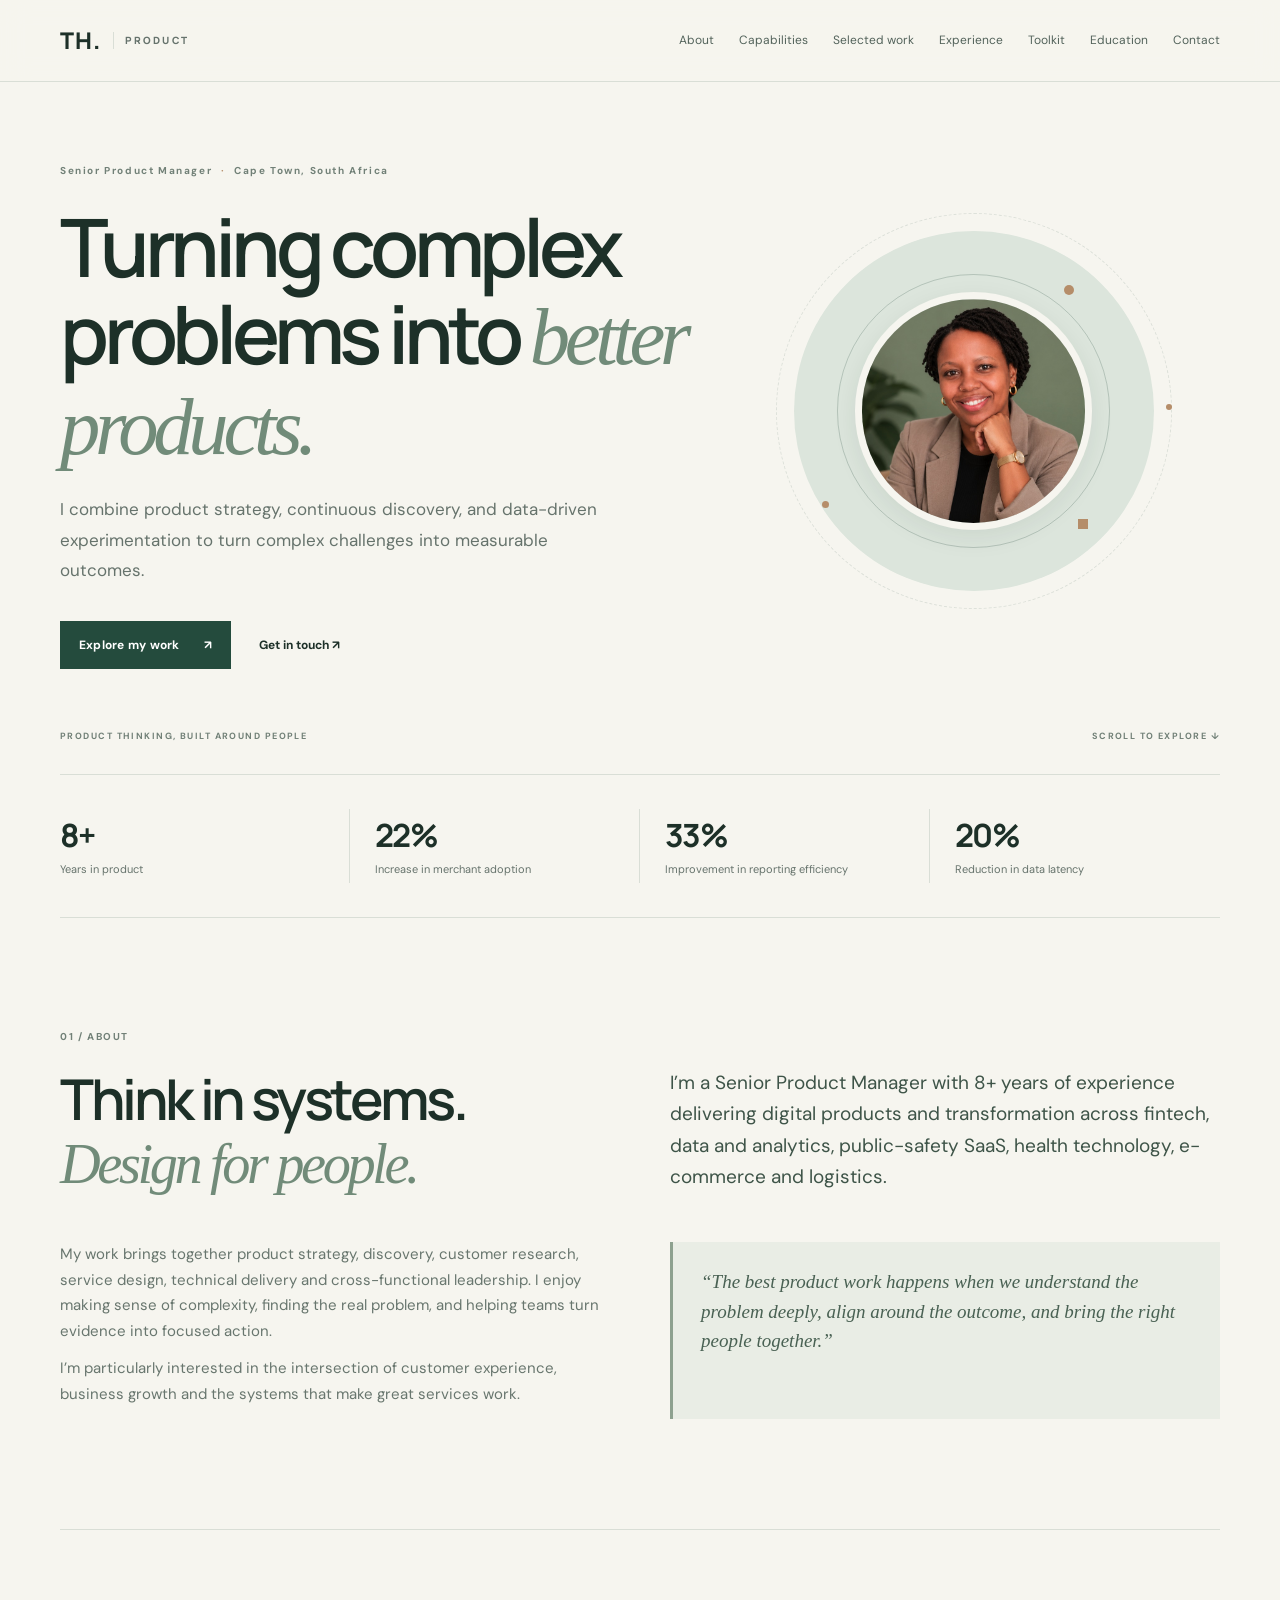
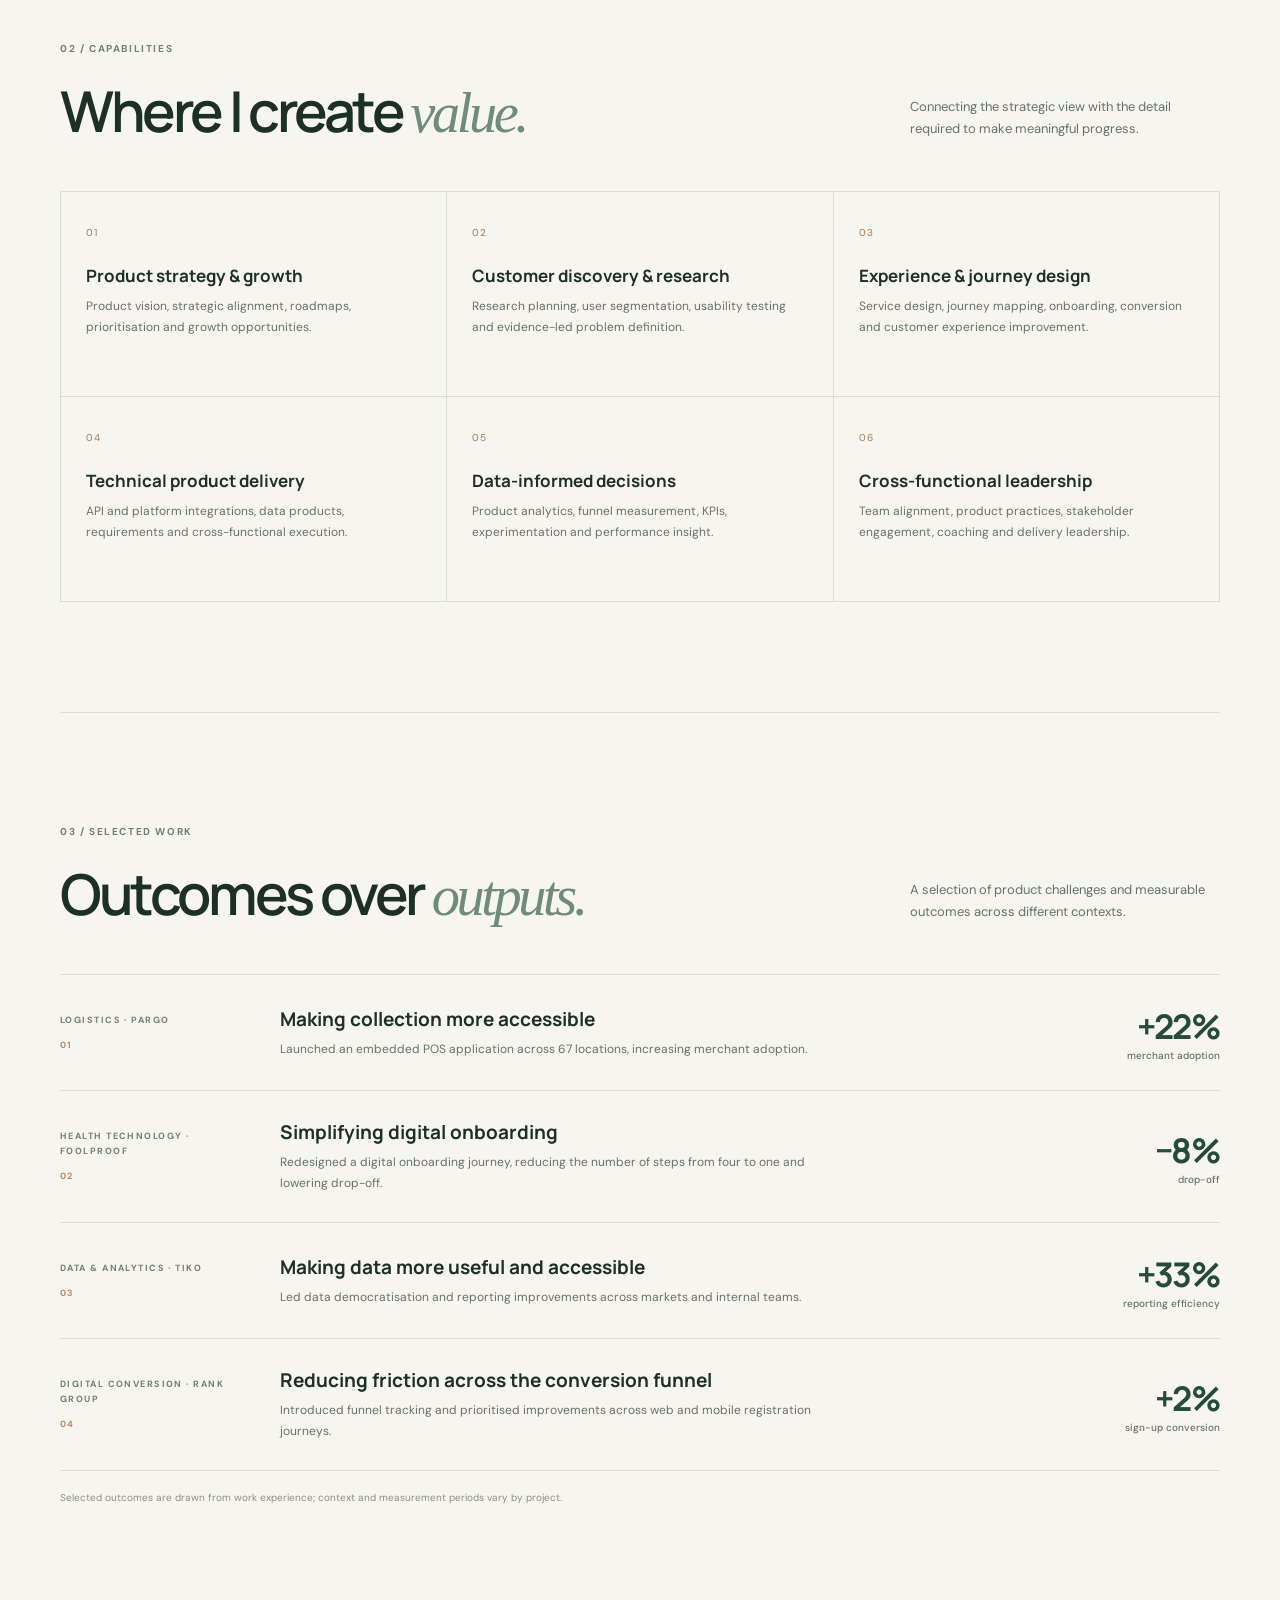
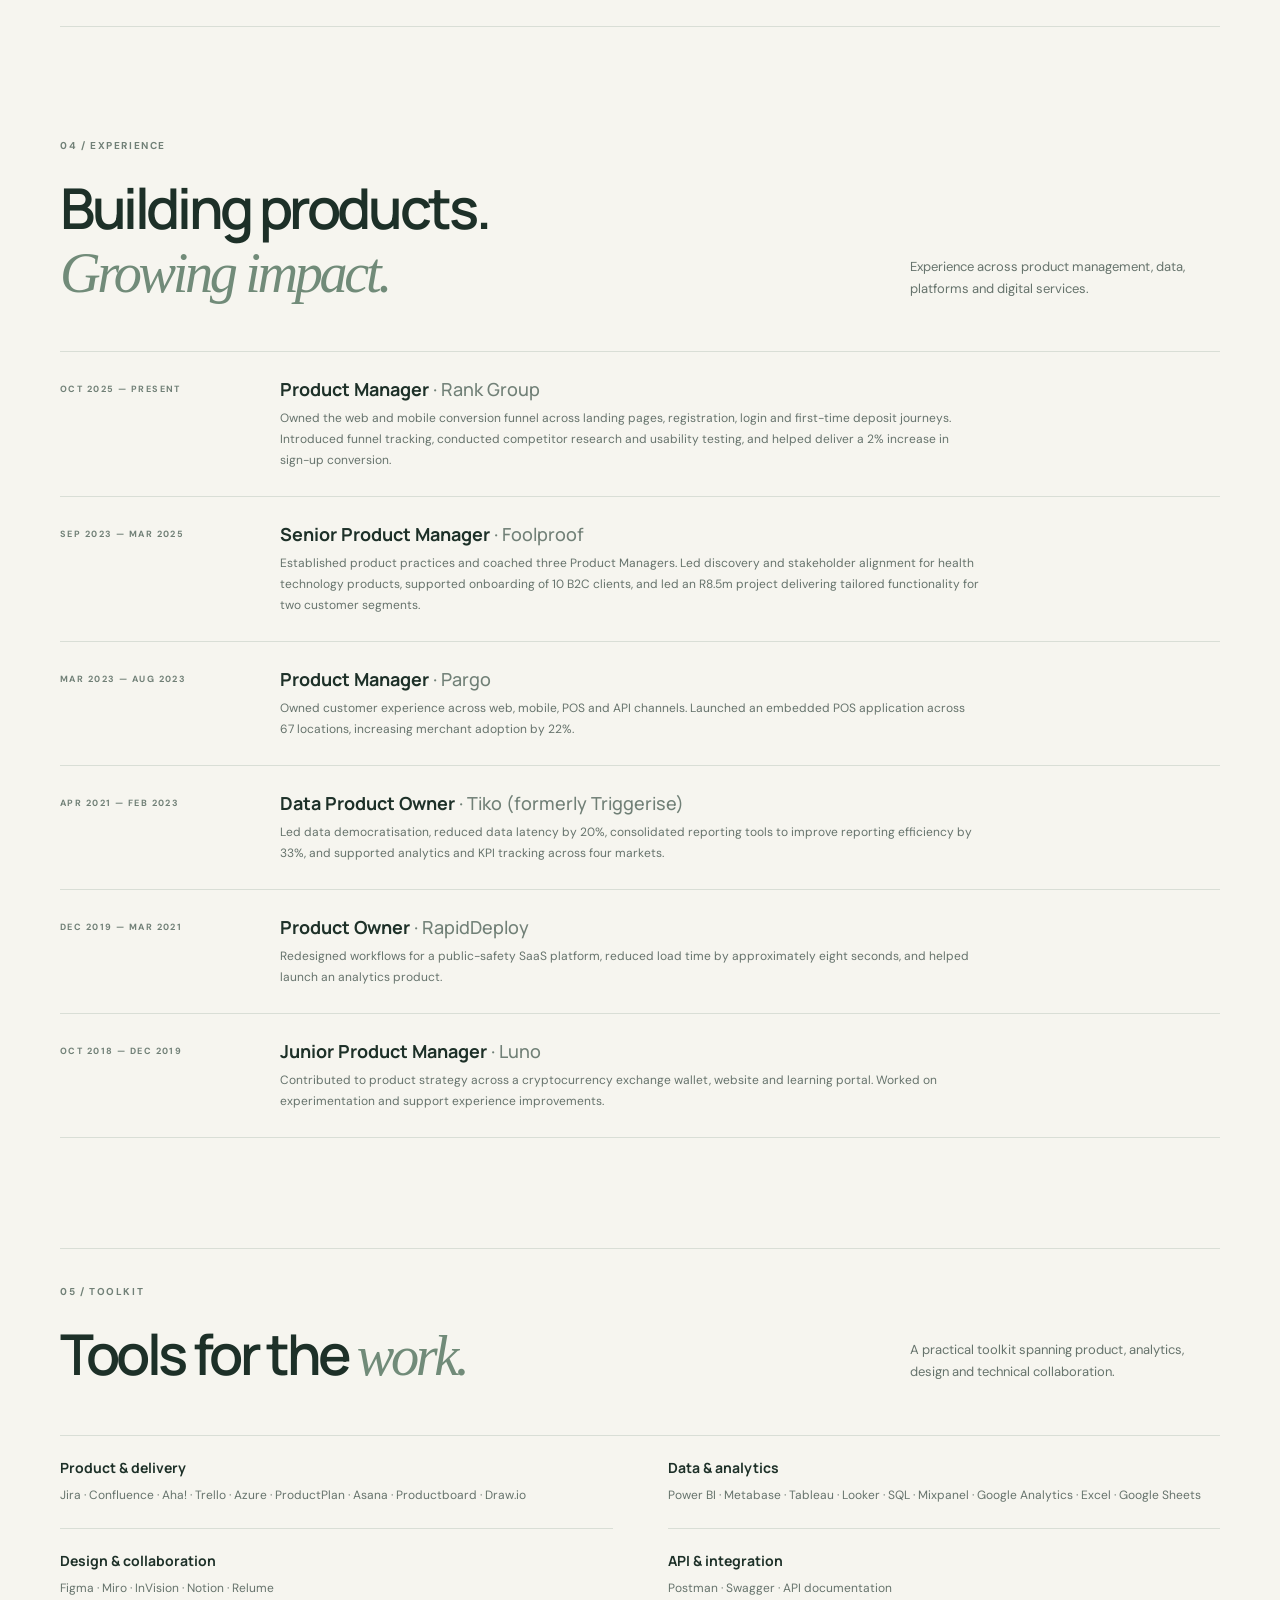
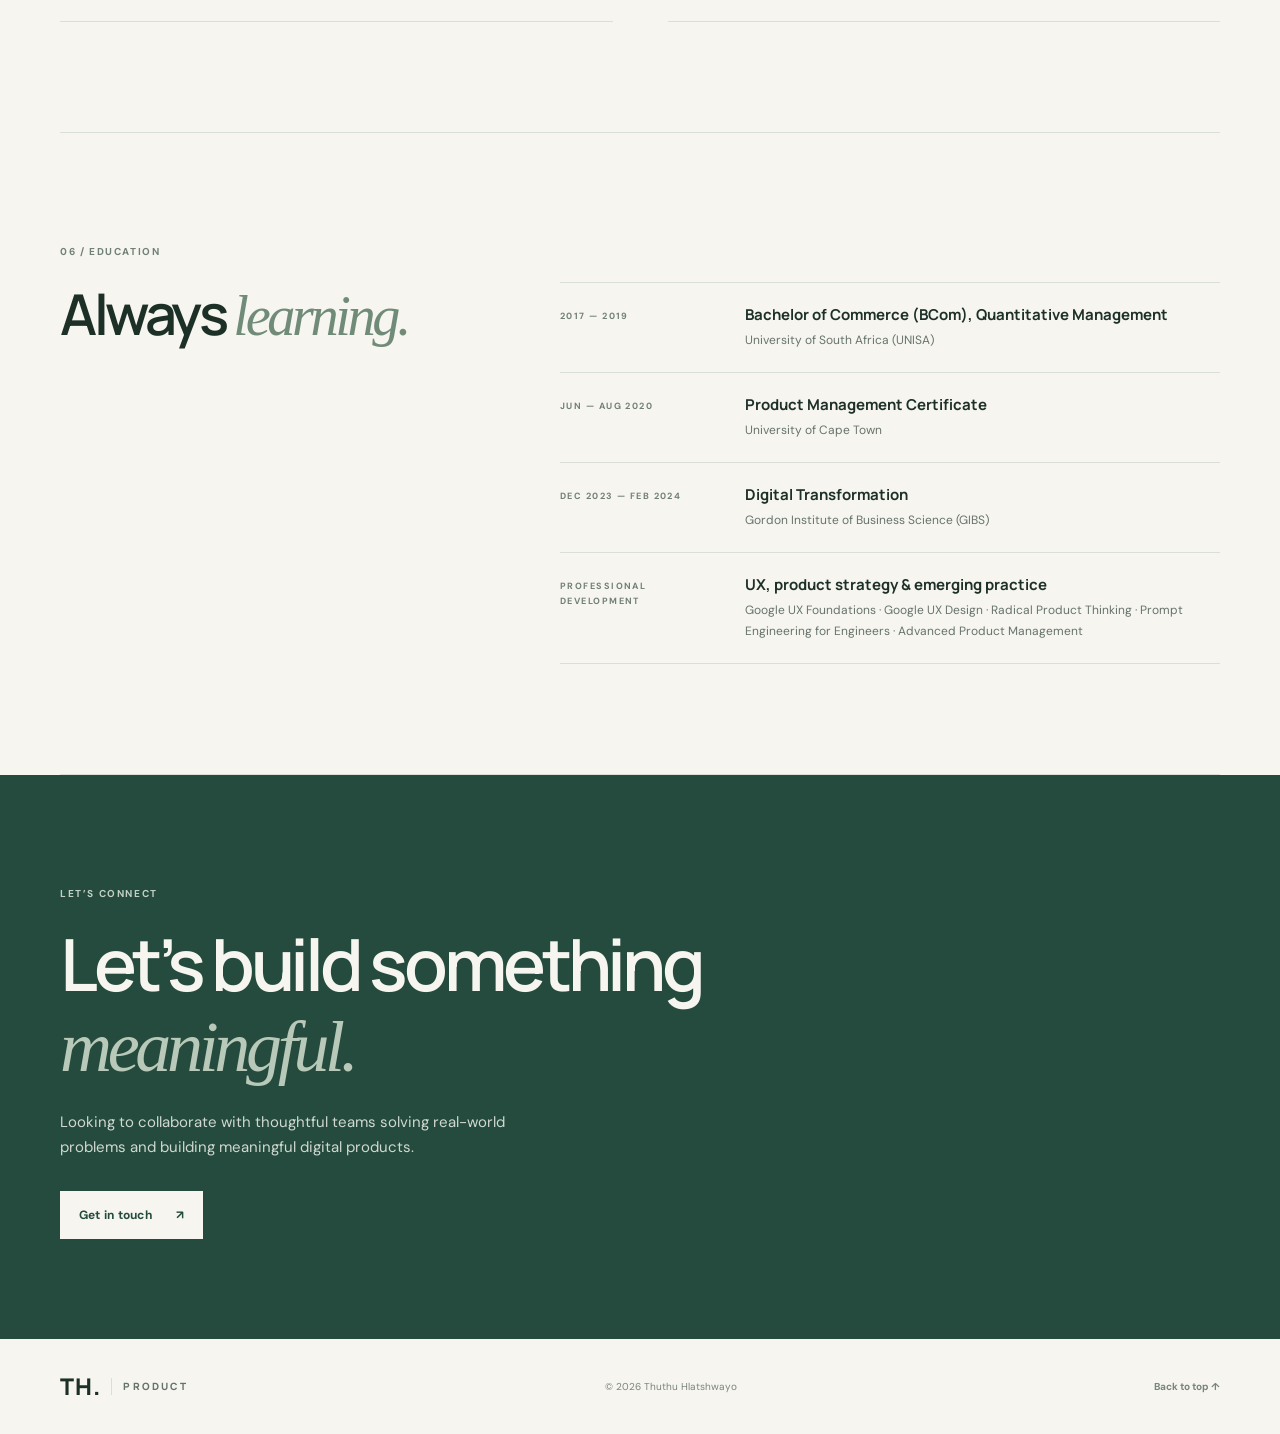
<file: index.html>
<!doctype html>
<html lang="en">
<head>
  <meta charset="utf-8">
  <meta name="viewport" content="width=device-width, initial-scale=1">
  <meta name="description" content="Thuthu Hlatshwayo — Senior Product Manager working across product strategy, discovery, service design and data-informed delivery.">
  <meta name="theme-color" content="#f6f5ef">
  <title>Thuthu Hlatshwayo | Senior Product Manager</title>
<link rel="icon" type="image/svg+xml" href="assets/favicon.svg">
  <link rel="preconnect" href="https://fonts.googleapis.com">
  <link rel="preconnect" href="https://fonts.gstatic.com" crossorigin>
  <link href="https://fonts.googleapis.com/css2?family=DM+Sans:wght@400;500;600;700&family=Manrope:wght@400;500;600;700;800&display=swap" rel="stylesheet">
  <link rel="stylesheet" href="styles.css">
</head>
<body>
  <header class="site-header">
    <a class="brand" href="#top" aria-label="Thuthu Hlatshwayo home"><span class="brand-mark">TH.</span><span class="brand-type">PRODUCT</span></a>
    <button class="menu-toggle" aria-expanded="false" aria-controls="site-nav" aria-label="Open navigation"><span></span><span></span></button>
    <nav id="site-nav" class="site-nav" aria-label="Main navigation">
      <a href="#about">About</a><a href="#capabilities">Capabilities</a><a href="#work">Selected work</a>
      <a href="#experience">Experience</a><a href="#toolkit">Toolkit</a><a href="#education">Education</a><a href="#contact">Contact</a>
    </nav>
  </header>

  <main id="top">
    <section class="hero section-wrap">
      <div class="hero-copy">
        <p class="eyebrow">Senior Product Manager <span>·</span> Cape Town, South Africa</p>
        <h1>Turning complex problems into <em>better products.</em></h1>
        <p class="hero-intro">I combine product strategy, continuous discovery, and data-driven experimentation to turn complex challenges into measurable outcomes.</p>
        <div class="hero-actions"><a class="button button-dark" href="#work">Explore my work <span>↗</span></a><a class="text-link" href="#contact">Get in touch <span>↗</span></a></div>
      </div>
     <div class="hero-art" aria-label="Portrait of Thuthu Hlatshwayo">
  <div class="orbit orbit-one"></div>
  <div class="orbit orbit-two"></div>

  <div class="hero-photo-frame">
    <img
      src="assets/thuthu-hero-portrait.jpg"
      alt="Thuthu Hlatshwayo smiling, wearing a taupe blazer and gold watch"
    >
  </div>

  <span class="art-dot dot-one"></span>
  <span class="art-dot dot-two"></span>
  <span class="art-dot dot-three"></span>
  <span class="art-square" aria-hidden="true"></span>
</div>
      <div class="hero-bottom"><span>PRODUCT THINKING, BUILT AROUND PEOPLE</span><span>SCROLL TO EXPLORE ↓</span></div>
    </section>

    <section class="metrics section-wrap" aria-label="Selected outcomes">
      <div><strong>8+</strong><span>Years in product</span></div>
      <div><strong>22%</strong><span>Increase in merchant adoption</span></div>
      <div><strong>33%</strong><span>Improvement in reporting efficiency</span></div>
      <div><strong>20%</strong><span>Reduction in data latency</span></div>
    </section>

<section id="about" class="section section-wrap about-section">
  <p class="eyebrow">01 / ABOUT</p>

  <div class="about-grid">
    <div class="about-heading">
      <h2>Think in systems.<br><em>Design for people.</em></h2>
    </div>

    <p class="about-intro lead">I’m a Senior Product Manager with 8+ years of experience delivering digital products and transformation across fintech, data and analytics, public-safety SaaS, health technology, e-commerce and logistics.</p>

    <div class="about-copy">
      <p>My work brings together product strategy, discovery, customer research, service design, technical delivery and cross-functional leadership. I enjoy making sense of complexity, finding the real problem, and helping teams turn evidence into focused action.</p>
      <p>I’m particularly interested in the intersection of customer experience, business growth and the systems that make great services work.</p>
    </div>

    <blockquote class="quote-card">“The best product work happens when we understand the problem deeply, align around the outcome, and bring the right people together.”</blockquote>
  </div>
</section>

    <section id="capabilities" class="section section-wrap">
      <p class="eyebrow">02 / CAPABILITIES</p>
      <div class="section-main">
        <div class="section-heading"><h2>Where I create <em>value.</em></h2><p>Connecting the strategic view with the detail required to make meaningful progress.</p></div>
        <div class="capability-grid">
          <article><span>01</span><h3>Product strategy & growth</h3><p>Product vision, strategic alignment, roadmaps, prioritisation and growth opportunities.</p></article>
          <article><span>02</span><h3>Customer discovery & research</h3><p>Research planning, user segmentation, usability testing and evidence-led problem definition.</p></article>
          <article><span>03</span><h3>Experience & journey design</h3><p>Service design, journey mapping, onboarding, conversion and customer experience improvement.</p></article>
          <article><span>04</span><h3>Technical product delivery</h3><p>API and platform integrations, data products, requirements and cross-functional execution.</p></article>
          <article><span>05</span><h3>Data-informed decisions</h3><p>Product analytics, funnel measurement, KPIs, experimentation and performance insight.</p></article>
          <article><span>06</span><h3>Cross-functional leadership</h3><p>Team alignment, product practices, stakeholder engagement, coaching and delivery leadership.</p></article>
        </div>
      </div>
    </section>

    <section id="work" class="section section-wrap">
      <p class="eyebrow">03 / SELECTED WORK</p>
      <div class="section-main">
        <div class="section-heading"><h2>Outcomes over <em>outputs.</em></h2><p>A selection of product challenges and measurable outcomes across different contexts.</p></div>
        <div class="work-list">
          <article class="work-item"><div class="work-meta"><span>LOGISTICS · PARGO</span><span>01</span></div><div><h3>Making collection more accessible</h3><p>Launched an embedded POS application across 67 locations, increasing merchant adoption.</p></div><strong class="work-stat">+22%<small>merchant adoption</small></strong></article>
          <article class="work-item"><div class="work-meta"><span>HEALTH TECHNOLOGY · FOOLPROOF</span><span>02</span></div><div><h3>Simplifying digital onboarding</h3><p>Redesigned a digital onboarding journey, reducing the number of steps from four to one and lowering drop-off.</p></div><strong class="work-stat">−8%<small>drop-off</small></strong></article>
          <article class="work-item"><div class="work-meta"><span>DATA & ANALYTICS · TIKO</span><span>03</span></div><div><h3>Making data more useful and accessible</h3><p>Led data democratisation and reporting improvements across markets and internal teams.</p></div><strong class="work-stat">+33%<small>reporting efficiency</small></strong></article>
          <article class="work-item"><div class="work-meta"><span>DIGITAL CONVERSION · RANK GROUP</span><span>04</span></div><div><h3>Reducing friction across the conversion funnel</h3><p>Introduced funnel tracking and prioritised improvements across web and mobile registration journeys.</p></div><strong class="work-stat">+2%<small>sign-up conversion</small></strong></article>
        </div>
        <p class="note">Selected outcomes are drawn from work experience; context and measurement periods vary by project.</p>
      </div>
    </section>

    <section id="experience" class="section section-wrap">
      <p class="eyebrow">04 / EXPERIENCE</p>
      <div class="section-main">
        <div class="section-heading"><h2>Building products.<br><em>Growing impact.</em></h2><p>Experience across product management, data, platforms and digital services.</p></div>
        <div class="timeline">
          <article><time>OCT 2025 — PRESENT</time><div><h3>Product Manager <span>· Rank Group</span></h3><p>Owned the web and mobile conversion funnel across landing pages, registration, login and first-time deposit journeys. Introduced funnel tracking, conducted competitor research and usability testing, and helped deliver a 2% increase in sign-up conversion.</p></div></article>
          <article><time>SEP 2023 — MAR 2025</time><div><h3>Senior Product Manager <span>· Foolproof</span></h3><p>Established product practices and coached three Product Managers. Led discovery and stakeholder alignment for health technology products, supported onboarding of 10 B2C clients, and led an R8.5m project delivering tailored functionality for two customer segments.</p></div></article>
          <article><time>MAR 2023 — AUG 2023</time><div><h3>Product Manager <span>· Pargo</span></h3><p>Owned customer experience across web, mobile, POS and API channels. Launched an embedded POS application across 67 locations, increasing merchant adoption by 22%.</p></div></article>
          <article><time>APR 2021 — FEB 2023</time><div><h3>Data Product Owner <span>· Tiko (formerly Triggerise)</span></h3><p>Led data democratisation, reduced data latency by 20%, consolidated reporting tools to improve reporting efficiency by 33%, and supported analytics and KPI tracking across four markets.</p></div></article>
          <article><time>DEC 2019 — MAR 2021</time><div><h3>Product Owner <span>· RapidDeploy</span></h3><p>Redesigned workflows for a public-safety SaaS platform, reduced load time by approximately eight seconds, and helped launch an analytics product.</p></div></article>
          <article><time>OCT 2018 — DEC 2019</time><div><h3>Junior Product Manager <span>· Luno</span></h3><p>Contributed to product strategy across a cryptocurrency exchange wallet, website and learning portal. Worked on experimentation and support experience improvements.</p></div></article>
        </div>
      </div>
    </section>

    <section id="toolkit" class="section section-wrap toolkit-section">
      <p class="eyebrow">05 / TOOLKIT</p>
      <div class="section-main">
        <div class="section-heading"><h2>Tools for the <em>work.</em></h2><p>A practical toolkit spanning product, analytics, design and technical collaboration.</p></div>
        <div class="toolkit-groups">
          <div><h3>Product & delivery</h3><p>Jira · Confluence · Aha! · Trello · Azure · ProductPlan · Asana · Productboard · Draw.io</p></div>
          <div><h3>Data & analytics</h3><p>Power BI · Metabase · Tableau · Looker · SQL · Mixpanel · Google Analytics · Excel · Google Sheets</p></div>
          <div><h3>Design & collaboration</h3><p>Figma · Miro · InVision · Notion · Relume</p></div>
          <div><h3>API & integration</h3><p>Postman · Swagger · API documentation</p></div>
        </div>
      </div>
    </section>

    <section id="education" class="section section-wrap">
      <p class="eyebrow">06 / EDUCATION</p>
      <div class="section-main education-grid">
        <div><h2>Always <em>learning.</em></h2></div>
        <div class="education-list">
          <article><time>2017 — 2019</time><div><h3>Bachelor of Commerce (BCom), Quantitative Management</h3><p>University of South Africa (UNISA)</p></div></article>
          <article><time>JUN — AUG 2020</time><div><h3>Product Management Certificate</h3><p>University of Cape Town</p></div></article>
          <article><time>DEC 2023 — FEB 2024</time><div><h3>Digital Transformation</h3><p>Gordon Institute of Business Science (GIBS)</p></div></article>
          <article><time>PROFESSIONAL DEVELOPMENT</time><div><h3>UX, product strategy & emerging practice</h3><p>Google UX Foundations · Google UX Design · Radical Product Thinking · Prompt Engineering for Engineers · Advanced Product Management</p></div></article>
        </div>
      </div>
    </section>

    <section id="contact" class="contact-section">
      <div class="section-wrap contact-inner"><p class="eyebrow">LET’S CONNECT</p><h2>Let’s build something <em>meaningful.</em></h2><p>Looking to collaborate with thoughtful teams solving real-world problems and building meaningful digital products.</p><a class="button button-light" href="https://linkedin.com/in/thuthu-hlatshwayo" target="_blank" rel="noopener noreferrer">Get in touch <span>↗</span></a></div>
    </section>
  </main>

  <footer class="site-footer section-wrap"><a class="brand" href="#top"><span class="brand-mark">TH.</span><span class="brand-type">PRODUCT</span></a><span>© 2026 Thuthu Hlatshwayo</span><a href="#top">Back to top ↑</a></footer>
  <script src="script.js"></script>
</body>
</html>
</file>
<file: styles.css>
/* Thuthu Hlatshwayo — portfolio styles */
:root{--paper:#f6f5ef;--ink:#1d3028;--muted:#66736c;--green:#244b3d;--sage:#dce5dc;--line:#d9ded6;--white:#fff;--serif:Georgia,"Times New Roman",serif;--sans:"DM Sans",Arial,sans-serif;--display:"Manrope",Arial,sans-serif}
*{box-sizing:border-box}html{scroll-behavior:smooth;scroll-padding-top:88px}body{margin:0;background:var(--paper);color:var(--ink);font-family:var(--sans);font-size:15px;line-height:1.7}a{color:inherit;text-decoration:none}.section-wrap{width:min(1160px,calc(100% - 64px));margin-inline:auto}.site-header{height:82px;padding:0 max(32px,calc((100vw - 1160px)/2));display:flex;align-items:center;justify-content:space-between;border-bottom:1px solid var(--line);position:sticky;top:0;background:rgba(246,245,239,.94);backdrop-filter:blur(14px);z-index:10}.brand{display:flex;align-items:center;gap:11px;font-family:var(--display);font-weight:800;letter-spacing:.08em}.brand-mark{font-size:23px}.brand-type{font-size:10px;letter-spacing:.22em;color:var(--muted);border-left:1px solid var(--line);padding-left:11px}.site-nav{display:flex;gap:25px;font-size:12px;color:#53635a}.site-nav a:hover,.text-link:hover,.site-footer a:hover{color:#9b6e48}.menu-toggle{display:none;background:none;border:0;padding:8px}.menu-toggle span{display:block;width:22px;height:2px;background:var(--ink);margin:5px}
.hero{min-height:610px;display:grid;grid-template-columns:1.15fr .85fr;align-items:center;position:relative;padding-top:70px;padding-bottom:105px}.eyebrow,.hero-bottom,.work-meta,.timeline time,.education-list time{font-size:10px;font-weight:700;letter-spacing:.16em;color:#718077}.eyebrow span{padding:0 5px;color:#b58d69}.hero h1{font:600 clamp(48px,6.3vw,82px)/1.08 var(--display);letter-spacing:-.065em;max-width:700px;margin:24px 0}.hero h1 em,h2 em{font-family:var(--serif);font-weight:400;color:#718b79}.hero-intro{font-size:17px;line-height:1.8;color:#66736c;max-width:560px}.hero-actions{display:flex;align-items:center;gap:28px;margin-top:35px}.button{display:inline-flex;align-items:center;gap:24px;padding:14px 19px;font-size:12px;font-weight:700;letter-spacing:.02em;transition:transform .2s}.button:hover{transform:translateY(-2px)}.button-dark{background:var(--green);color:white}.button-light{background:var(--paper);color:var(--green)}.text-link{font-size:12px;font-weight:700}.hero-art{width:min(360px,80%);aspect-ratio:1;border-radius:50%;background:var(--sage);margin:auto;display:grid;place-items:center;position:relative}.hero-photo-frame {
  position: absolute;
  z-index: 2;
  inset: 17%;
  overflow: hidden;
  border: 7px solid var(--paper);
  border-radius: 50%;
  background: var(--sage);
  box-shadow: 0 8px 24px rgba(29,48,40,.08);
}

.hero-photo-frame img {
  display: block;
  width: 100%;
  height: 100%;
  object-fit: cover;
  object-position: center 18%;
}.orbit{position:absolute;border:1px solid rgba(36,75,61,.22);border-radius:50%}.orbit-one{inset:12%}.orbit-two{inset:-5%;border-style:dashed;opacity:.55}.art-dot{position:absolute;width:10px;height:10px;background:#b58d69;border-radius:50%}.dot-one{top:15%;right:22%}.dot-two{bottom:23%;left:8%;width:7px;height:7px}.dot-three{top:48%;right:-5%;width:6px;height:6px}.art-square {
  position: absolute;
  z-index: 3;
  width: 18px;
  height: 18px;
  right: 17%;
  bottom: 16%;
  background: #b58d69;
  border: 4px solid var(--sage);
}.hero-bottom{position:absolute;bottom:30px;left:0;right:0;display:flex;justify-content:space-between;font-size:9px}
.metrics{display:grid;grid-template-columns:repeat(4,1fr);padding:34px 0;border-top:1px solid var(--line);border-bottom:1px solid var(--line)}.metrics div{padding:4px 25px;border-right:1px solid var(--line);display:flex;flex-direction:column;gap:3px}.metrics div:first-child{padding-left:0}.metrics div:last-child{border:0}.metrics strong{font:700 32px var(--display);letter-spacing:-.05em}.metrics span{font-size:11px;color:var(--muted)}
.section{display:block;padding:110px 0;border-bottom:1px solid var(--line);scroll-margin-top:82px}.section>.eyebrow{margin:0 0 22px}.section-main{min-width:0}.section h2,.contact-section h2{font:600 clamp(38px,4.4vw,58px)/1.12 var(--display);letter-spacing:-.06em;margin:0}.about-grid{display:grid;grid-template-columns:1fr 1fr;grid-template-areas:"heading intro" "copy quote";column-gap:60px;row-gap:46px;align-items:start}.about-heading{grid-area:heading}.about-heading h2{margin:0}.about-intro{grid-area:intro;margin:0;max-width:580px}.about-copy{grid-area:copy;max-width:620px}.about-copy p{color:#68766e;margin:0 0 12px}.lead{font-size:19px;line-height:1.65;color:#3e5448;margin-top:0}.quote-card{grid-area:quote;align-self:stretch;margin:0;padding:25px 28px;background:#e9ede5;border-left:3px solid #8da18f;font:italic 19px/1.55 var(--serif);color:#496153}.section-heading{display:flex;align-items:end;justify-content:space-between;gap:40px;margin-bottom:46px}.section-heading p{max-width:310px;color:var(--muted);font-size:13px;margin:0 0 5px}
.capability-grid{display:grid;grid-template-columns:repeat(3,1fr);border-top:1px solid var(--line);border-left:1px solid var(--line)}.capability-grid article{padding:27px 25px 30px;border-right:1px solid var(--line);border-bottom:1px solid var(--line);min-height:205px}.capability-grid article>span{font-size:10px;color:#a47a56;letter-spacing:.1em}.capability-grid h3{font:700 17px/1.3 var(--display);margin:20px 0 9px}.capability-grid p,.work-item p,.timeline p,.toolkit-groups p,.education-list p{font-size:12px;color:var(--muted);line-height:1.75;margin:0}
.work-list{border-top:1px solid var(--line)}.work-item{display:grid;grid-template-columns:190px 1fr 125px;gap:30px;align-items:center;padding:28px 0;border-bottom:1px solid var(--line)}.work-meta{display:flex;flex-direction:column;gap:10px;font-size:9px}.work-meta span:last-child{color:#b18a66}.work-item h3{font:700 19px var(--display);margin:0 0 7px}.work-item p{max-width:540px}.work-stat{font:700 34px var(--display);letter-spacing:-.05em;text-align:right;color:var(--green)}.work-stat small{display:block;font:500 10px var(--sans);letter-spacing:0;color:var(--muted)}.note{font-size:10px;color:#879188;margin-top:18px}
.timeline{border-top:1px solid var(--line)}.timeline article{display:grid;grid-template-columns:190px 1fr;gap:30px;padding:25px 0;border-bottom:1px solid var(--line)}.timeline time,.education-list time{padding-top:5px;font-size:9px}.timeline h3,.education-list h3{font:700 18px var(--display);margin:0 0 7px}.timeline h3 span{font-weight:500;color:#718077}.timeline p{max-width:700px}
.toolkit-section{padding-top:34px}.toolkit-groups{display:grid;grid-template-columns:repeat(2,1fr);gap:0 55px;border-top:1px solid var(--line)}.toolkit-groups div{padding:22px 0;border-bottom:1px solid var(--line)}.toolkit-groups h3{font:700 14px var(--display);margin:0 0 8px}
.education-grid{display:grid;grid-template-columns:.8fr 1.2fr;gap:60px}.education-list{border-top:1px solid var(--line)}.education-list article{display:grid;grid-template-columns:160px 1fr;gap:25px;padding:21px 0;border-bottom:1px solid var(--line)}.education-list h3{font-size:15px;margin-bottom:5px}
.contact-section{background:var(--green);color:#f6f5ef;padding:100px 0}.contact-inner{max-width:1160px}.contact-section .eyebrow{color:#c2d0c5}.contact-section h2{font-size:clamp(44px,6vw,72px);max-width:760px;margin:22px 0}.contact-section h2 em{color:#b8c9b9}.contact-section p:not(.eyebrow){max-width:500px;color:#d0d9d1;font-size:15px;margin:0 0 30px}.site-footer{min-height:95px;display:flex;align-items:center;justify-content:space-between;font-size:10px;color:#78847c}.site-footer .brand{color:var(--ink)}.site-footer>a:last-child{font-weight:700}
@media(max-width:900px){.site-nav{gap:13px;font-size:11px}.about-grid,.education-grid{gap:30px}.work-item{grid-template-columns:145px 1fr 95px;gap:20px}.hero{min-height:550px}.hero-art{width:290px}}
@media(max-width:700px){.section-wrap{width:min(100% - 40px,560px)}.site-header{height:70px;padding:0 20px}.menu-toggle{display:block;cursor:pointer}.site-nav{display:none;position:absolute;top:69px;left:0;right:0;padding:18px 22px 22px;background:var(--paper);border-bottom:1px solid var(--line);flex-direction:column;gap:14px;font-size:13px}.site-nav.open{display:flex}.hero{
  display:flex;
  flex-direction:column;
  align-items:flex-start;
  padding-top:68px;
  padding-bottom:85px;
  gap:0;
}

.hero-copy{display:contents}
.hero .eyebrow{order:1}
.hero h1{order:2;font-size:clamp(46px,13vw,66px)}
.hero-intro{order:3;font-size:15px}
.hero-art{
  order:4;
  width:min(280px,75%);
  align-self:center;
  margin:35px auto;
}
.hero-actions{order:5;margin-top:0}
.art-square{width:15px;height:15px;right:15%;bottom:16%}
.hero-bottom{font-size:8px}.metrics{grid-template-columns:repeat(2,1fr);gap:22px 0}.metrics div{padding:0 15px}.metrics div:nth-child(2){border:0}.metrics div:nth-child(3){padding-left:0}.metrics strong{font-size:28px}.metrics span{font-size:10px}.section{padding:75px 0}.section>.eyebrow{margin-bottom:25px}.about-grid{display:grid;grid-template-columns:1fr;grid-template-areas:"heading" "intro" "copy" "quote";row-gap:24px}.education-grid{display:block}.about-grid>div:first-child{margin-bottom:0}.about-intro{margin:0}.about-copy p{font-size:15px;line-height:1.8}.quote-card{padding:25px 24px;font-size:18px}.section-heading{display:block;margin-bottom:32px}.section-heading p{margin-top:15px}.capability-grid{grid-template-columns:repeat(2,1fr)}.capability-grid article{padding:20px 16px;min-height:190px}.capability-grid h3{font-size:15px}.work-item{grid-template-columns:1fr auto;gap:12px;padding:24px 0}.work-meta{grid-column:1/-1;flex-direction:row;justify-content:space-between}.work-item>div:nth-child(2){grid-column:1}.work-item h3{font-size:17px}.work-stat{grid-column:2;grid-row:2;font-size:28px}.timeline article{grid-template-columns:1fr;gap:8px;padding:21px 0}.timeline h3{font-size:17px}.toolkit-groups{grid-template-columns:1fr}.education-grid>div:first-child{margin-bottom:30px}.education-list article{grid-template-columns:1fr;gap:5px}.contact-section{padding:75px 0}.contact-section h2{font-size:48px}.site-footer{min-height:110px;flex-wrap:wrap;gap:10px;padding-block:20px}.site-footer .brand{width:100%}}
@media(prefers-reduced-motion:reduce){html{scroll-behavior:auto}*,*::before,*::after{transition:none!important}}
</file>
